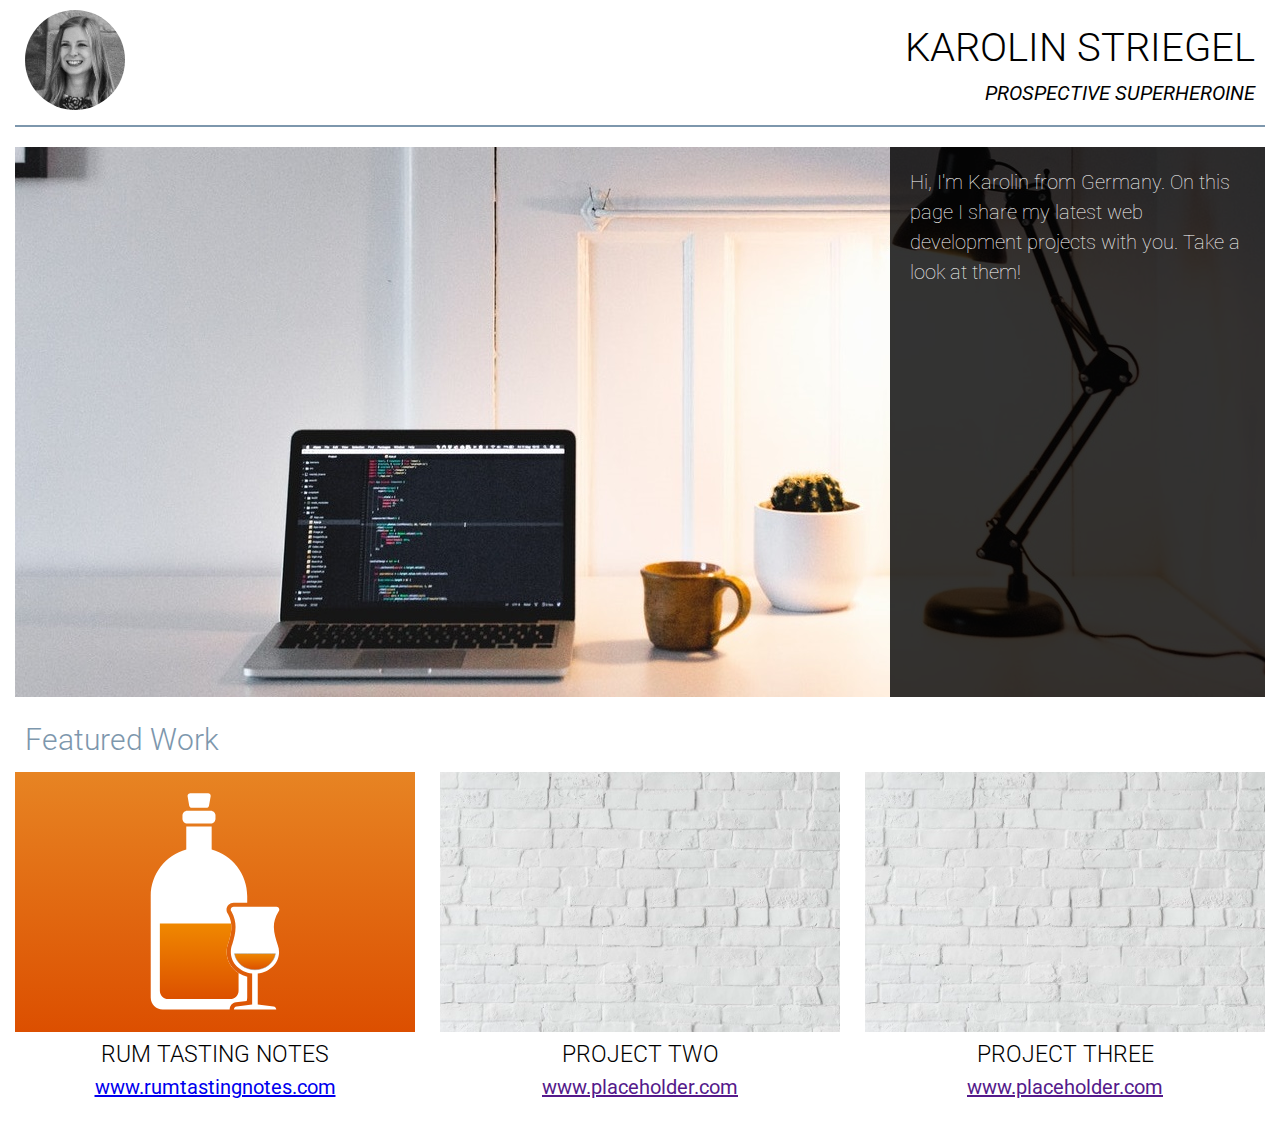
<file: index.html>
<!DOCTYPE html>

<html lang="en">

    <head>
        <meta charset="utf-8">
        <meta http-equiv="X-UA-Compatible" content="IE=edge">
        <title>Karo's Amazing Portfolio</title>
        <meta name="viewport" content="width=device-width, initial-scale=1">
        <link rel="stylesheet" href="assets/css/main.css">
        <link rel="stylesheet" href="assets/css/responsive.css">
        <link rel="stylesheet" href="https://fonts.googleapis.com/css?family=Roboto:300,300i,400,400i,500,500i,700,700i,900,900i')">
    </head>

    <body>

        <header class="header">
            <div class="header-inner">
                <div class="header-logo">
                    <img src="assets/images/thatsme.svg" alt="Karolin Striegel" class="header-image">
                </div>

                <div class="header-text">
                    <h1 class="header-name text-header">Karolin Striegel</h1>
                    <p class="header-title">Prospective Superheroine</p>
                </div>
            </div>
        </header>

        <main class="content">

            <div class="hero">
                <img srcset="assets/images/workspace-sm.jpg 480w, assets/images/workspace-md.jpg 960w, assets/images/workspace-lg.jpg 1250w" sizes="100vw" src="assets/images/workspace-sm.jpg" alt="Hero Image" class="hero-image">
                <div class="hero-text">
                    <p>Hi, I'm Karolin from Germany. On this page I share my latest web development projects with you. Take a look at them!</p>
                </div>
            </div>

            <section class="featured-work">
                <h2 class="content-header text-header">Featured Work</h2>

                <div class="featured">
                    <div class="featured-item">
                        <img src="assets/images/rumtastingnotes.svg" alt="Rum Tasting Notes" class="featured-image">
                        <h3 class="featured-header text-header">Rum Tasting Notes</h3>
                        <p class="featured-text">
                            <a href="http://www.rumtastingnotes.com" class="featured-link">www.rumtastingnotes.com</a>
                        </p>
                    </div>

                    <div class="featured-item">
                        <img src="assets/images/placeholder.jpg" alt="Placeholder Project Two" class="featured-image">
                        <h3 class="featured-header text-header">Project Two</h3>
                        <p class="featured-text">
                            <a href="" class="featured-link">www.placeholder.com</a>
                        </p>
                    </div>

                    <div class="featured-item">
                        <img src="assets/images/placeholder.jpg" alt="Placeholder Project Three" class="featured-image">
                        <h3 class="featured-header text-header">Project Three</h3>
                        <p class="featured-text">
                            <a href="" class="featured-link">www.placeholder.com</a>
                        </p>
                    </div>
                </div>

            </section>

        </main>

    </body>

</html>
</file>
<file: assets/css/main.css>
/* GENERAL FORMATTING */

body, 
html {
    box-sizing: border-box;
    margin: 0;
    padding: 0;
    height: 100%;
    width: 100%;
}

body {
    font-family: 'Roboto', sans-serif;
    font-size: 16px;
}

h1, 
h2, 
h3, 
h4, 
h5, 
p {
    margin: 0;
    line-height: 1.25em;
}

h1, 
h2, 
h3, 
h4, 
h5 {
    font-weight: 300;
}

h1, 
h3,
.header-title {
    text-transform: uppercase;
}

h2 {
    color: #7d97ad;
}

.header-title {
    font-style: italic;
}


/* SPECIFIC FORMATTING */

.header {
    border-bottom: 2px #7d97ad solid;
    margin-bottom: 20px;
}

.header-inner {
    max-width: 100%;
    text-align: center;
    margin: 10px;
}

.header-logo, 
.header-text {
    width: 100%;
}

.header-image {
    border-radius: 50%;
    filter: grayscale(100%);
}

.header-inner, 
.featured {
    display: flex;
    flex-wrap: wrap;
}

.hero {
    display: grid;
    grid-template-columns: 70% 30%;
    max-width: 1250px;
    max-height: 550px;
}

.hero-image {
    grid-column: 1 / 3;
    grid-row-start: 1;
    max-width: inherit;
    max-height: inherit;
} 

.hero-text {
    grid-column: 2 / 3;
    grid-row-start: 1;
    background-color: black;
    background-color: rgba(0, 0, 0, 0.8);
    color: white;
    padding: 0.5em;
    font-weight: 100;
    display: none; 
} 

.featured-work {
    margin-top: 20px;
}

.content-header, 
.featured-item {
    text-align: center;
}

.featured-item {
    width: 100%;
    margin-top: 10px;
    margin-bottom: 20px;
}

.featured-image {
    max-width: 70%;
}
</file>
<file: assets/css/responsive.css>
@media screen and (min-width: 490px) {
    body {
        font-size: 18px;
    }
    .hero-text {
        display: initial;
    }
}

@media screen and (min-width: 600px) {
    h1, 
    h2, 
    h3, 
    h4, 
    h5, 
    p {
        line-height: 1.5em;
    }
}

@media screen and (min-width: 850px) {
    body {
        font-size: 20px;
    }
    .header-logo, 
    .header-text {
        width: 50%;
    }
    .header-logo {
        text-align: left;
    }
    .header-text {
        text-align: right;
        margin-top: auto;
        margin-bottom: auto;
    }
    .content-header {
        text-align: left;
        margin-left: 10px;
    }
    .hero-text {
        padding: 1em;
    }
    .featured-item {
        width: 32%;
    }
    .featured {
        justify-content: space-between
    }
    .featured-image {
        max-width: 100%;
    }
}

@media screen and (min-width: 1250px) {
    body {
        width: 1250px;
        margin-left: auto;
        margin-right: auto;
    }
}
</file>
<file: Project 1/assets/css/main.css>
/* GENERAL FORMATTING */

body, 
html {
    box-sizing: border-box;
    margin: 0;
    padding: 0;
    height: 100%;
    width: 100%;
}

body {
    font-family: 'Roboto', sans-serif;
    font-size: 16px;
}

h1, 
h2, 
h3, 
h4, 
h5, 
p {
    margin: 0;
    line-height: 1.25em;
}

h1, 
h2, 
h3, 
h4, 
h5 {
    font-weight: 300;
}

h1, 
h3,
.header-title {
    text-transform: uppercase;
}

h2 {
    color: #7d97ad;
}

.header-title {
    font-style: italic;
}


/* SPECIFIC FORMATTING */

.header {
    border-bottom: 2px #7d97ad solid;
    margin-bottom: 20px;
}

.header-inner {
    max-width: 100%;
    text-align: center;
    margin: 10px;
}

.header-logo, 
.header-text {
    width: 100%;
}

.header-image {
    border-radius: 50%;
    filter: grayscale(100%);
}

.header-inner, 
.featured {
    display: flex;
    flex-wrap: wrap;
}

.hero-grid {
    display: grid;
    grid-template-columns: 70% 30%;
    max-width: 1250px;
    max-height: 550px;
}

.hero-image {
    grid-column: 1 / 3;
    grid-row-start: 1;
    max-width: inherit;
    max-height: inherit;
} 

.hero-text {
    grid-column: 2 / 3;
    grid-row-start: 1;
    background-color: black;
    background-color: rgba(0, 0, 0, 0.8);
    color: white;
    padding: 0.5em;
    font-weight: 100;
    display: none; 
} 

.featured-work {
    margin-top: 20px;
}

.content-header, 
.featured-item {
    text-align: center;
}

.featured-item {
    width: 100%;
    margin-top: 10px;
    margin-bottom: 20px;
}

.featured-image {
    max-width: 70%;
}
</file>
<file: Project 1/assets/css/responsive.css>
@media screen and (min-width: 490px) {
    body {
        font-size: 18px;
    }
    .hero-text {
        display: initial;
    }
}

@media screen and (min-width: 600px) {
    h1, 
    h2, 
    h3, 
    h4, 
    h5, 
    p {
        line-height: 1.5em;
    }
}

@media screen and (min-width: 850px) {
    body {
        font-size: 20px;
    }
    .header-logo, 
    .header-text {
        width: 50%;
    }
    .header-logo {
        text-align: left;
    }
    .header-text {
        text-align: right;
        margin-top: auto;
        margin-bottom: auto;
    }
    .content-header {
        text-align: left;
        margin-left: 10px;
    }
    .hero-text {
        padding: 1em;
    }
    .featured-item {
        width: 32%;
    }
    .featured {
        justify-content: space-between
    }
    .featured-image {
        max-width: 100%;
    }
}

@media screen and (min-width: 1250px) {
    body {
        width: 1250px;
        margin-left: auto;
        margin-right: auto;
    }
}
</file>
